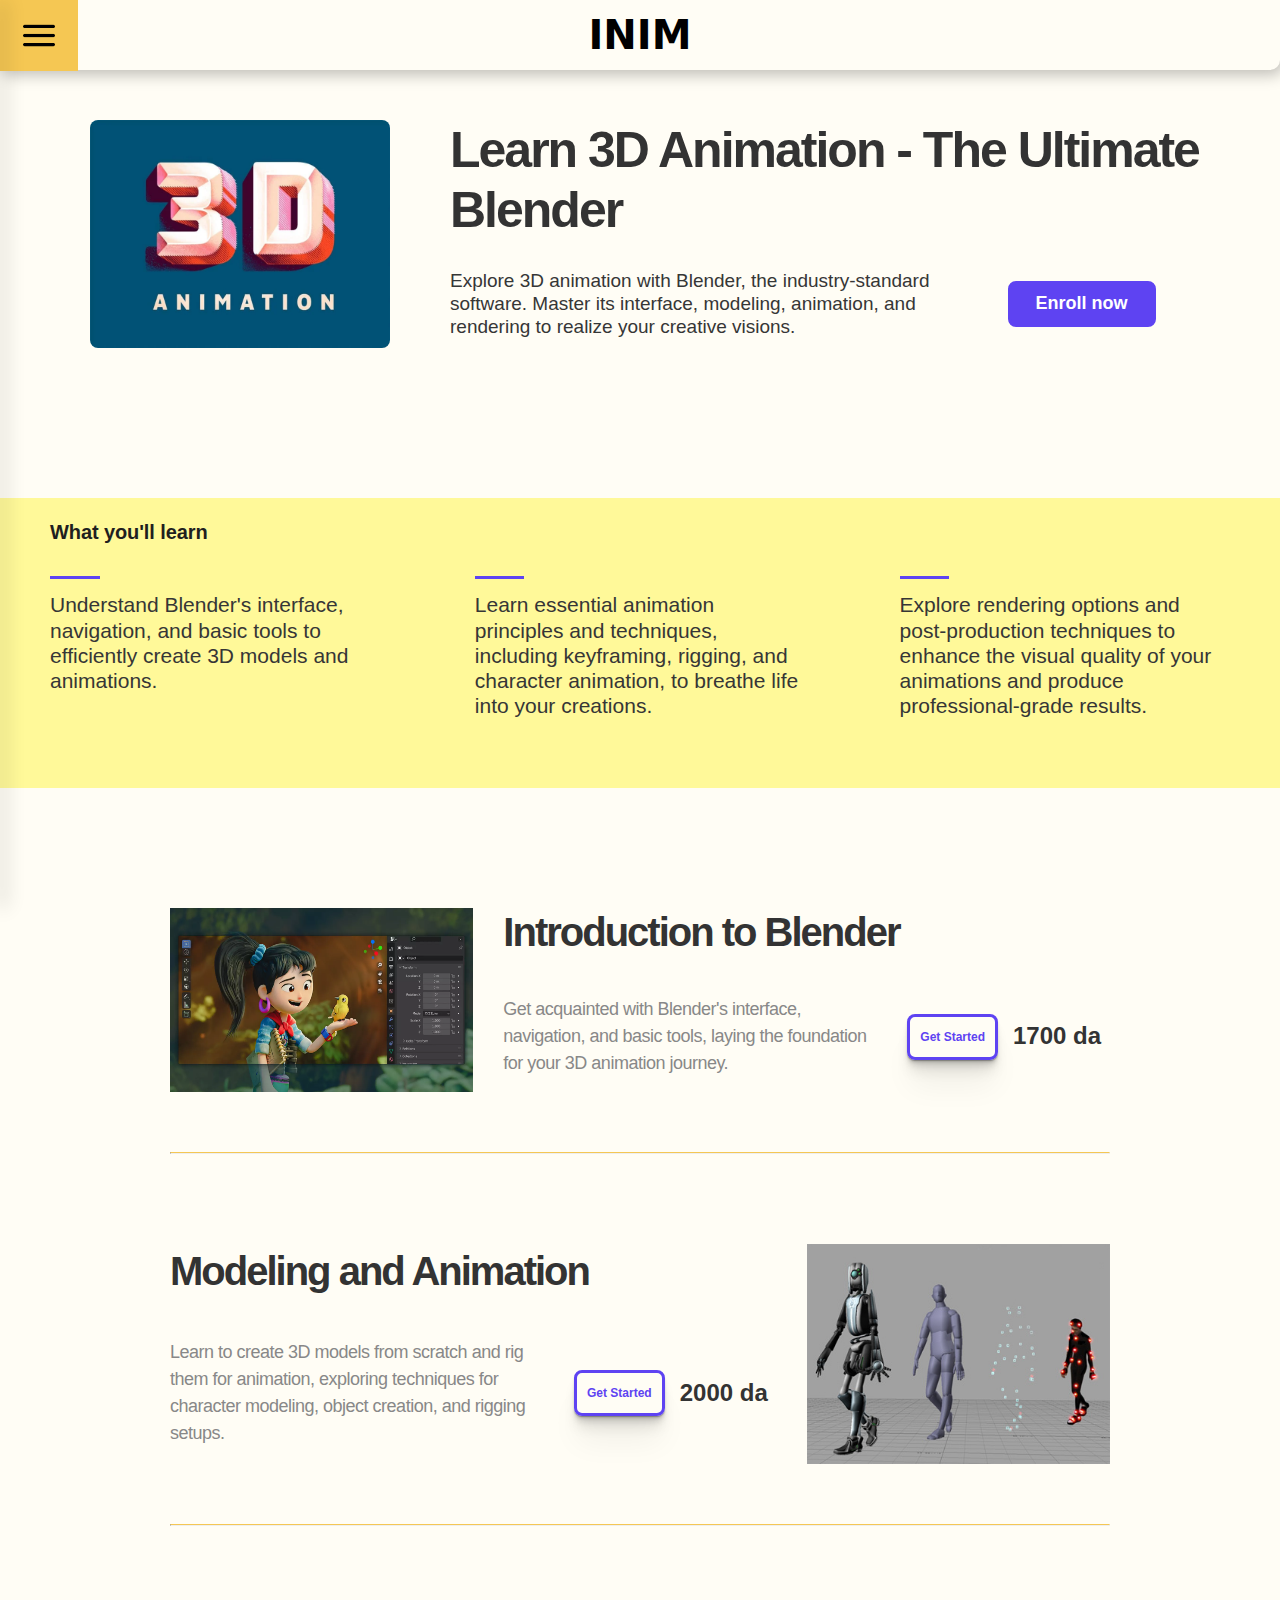
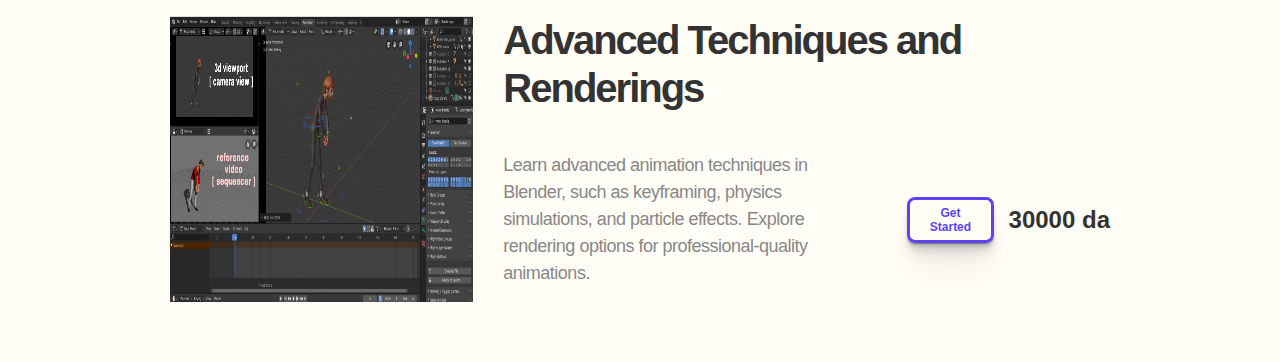
<file: 3Danim.html>
<!DOCTYPE html>
<html lang="fr">
  <head>
    <meta charset="UTF-8" />
    <meta name="viewport" content="width=device-width, initial-scale=1.0" />
    <title>Learn 3D Animation</title>
    <link rel="stylesheet" href="./css/home.css" />
    <link rel="stylesheet" href="./css/formation.css" />
    <link rel="stylesheet" href="./css/index.css" />
  </head>
  <body>
    <nav id="nav-container"></nav>
    <main>
      <header id="header-container"></header>
      <div class="course">
        <div class="course-container">
          <div class="course-hero">
            <div class="img-main">
              <img src="./lib/courses/3Danim/3d-hero.webp" alt="hero img" />
            </div>
            <div class="course-content">
              <h2>Learn 3D Animation - The Ultimate Blender</h2>
              <div class="text">
                <p>
                  Explore 3D animation with Blender, the industry-standard
                  software. Master its interface, modeling, animation, and
                  rendering to realize your creative visions.
                </p>
                <button class="btn">Enroll now</button>
              </div>
            </div>
          </div>
          <div class="content">
            <h4>What you'll learn</h4>
            <div>
              <div class="information">
                <div class="border"></div>
                <p>
                  Understand Blender's interface, navigation, and basic tools to
                  efficiently create 3D models and animations.
                </p>
              </div>
              <div class="information">
                <div class="border"></div>
                <p>
                  Learn essential animation principles and techniques, including
                  keyframing, rigging, and character animation, to breathe life
                  into your creations.
                </p>
              </div>
              <div class="information">
                <div class="border"></div>
                <p>
                  Explore rendering options and post-production techniques to
                  enhance the visual quality of your animations and produce
                  professional-grade results.
                </p>
              </div>
            </div>
          </div>
        </div>
        <section class="offers section-container">
          <div class="offer-container">
            <div class="img-container">
              <img src="./lib/courses/3Danim/3d-off1.webp" alt="" />
            </div>
            <div class="offer-content">
              <h2>Introduction to Blender</h2>
              <div>
                <p>
                  Get acquainted with Blender's interface, navigation, and basic
                  tools, laying the foundation for your 3D animation journey.
                </p>
                <div class="btn-container">
                  <button class="btn btn-outline">Get Started</button>
                  <span>1700 da</span>
                </div>
              </div>
            </div>
          </div>
          <hr />

          <div class="offer-container">
            <div class="offer-content">
              <h2>Modeling and Animation</h2>
              <div>
                <p>
                  Learn to create 3D models from scratch and rig them for
                  animation, exploring techniques for character modeling, object
                  creation, and rigging setups.
                </p>
                <div class="btn-container">
                  <button class="btn btn-outline">Get Started</button>
                  <span>2000 da</span>
                </div>
              </div>
            </div>
            <div class="img-container">
              <img src="./lib/courses/3Danim//3d-off2.png" alt="" />
            </div>
          </div>
          <hr />
          <div class="offer-container">
            <div class="img-container">
              <img src="./lib/courses/3Danim/3d-off3.jpeg" alt="" />
            </div>
            <div class="offer-content">
              <h2>Advanced Techniques and Renderings</h2>
              <div>
                <p>
                  Learn advanced animation techniques in Blender, such as
                  keyframing, physics simulations, and particle effects. Explore
                  rendering options for professional-quality animations.
                </p>
                <div class="btn-container">
                  <button class="btn btn-outline">Get Started</button>
                  <span>30000 da</span>
                </div>
              </div>
            </div>
          </div>
        </section>
      </div>
    </main>
    <script src="./js/fetchHeader.js"></script>
    <script src="./js/showHideSidebar.js"></script>
  </body>
</html>
</file>
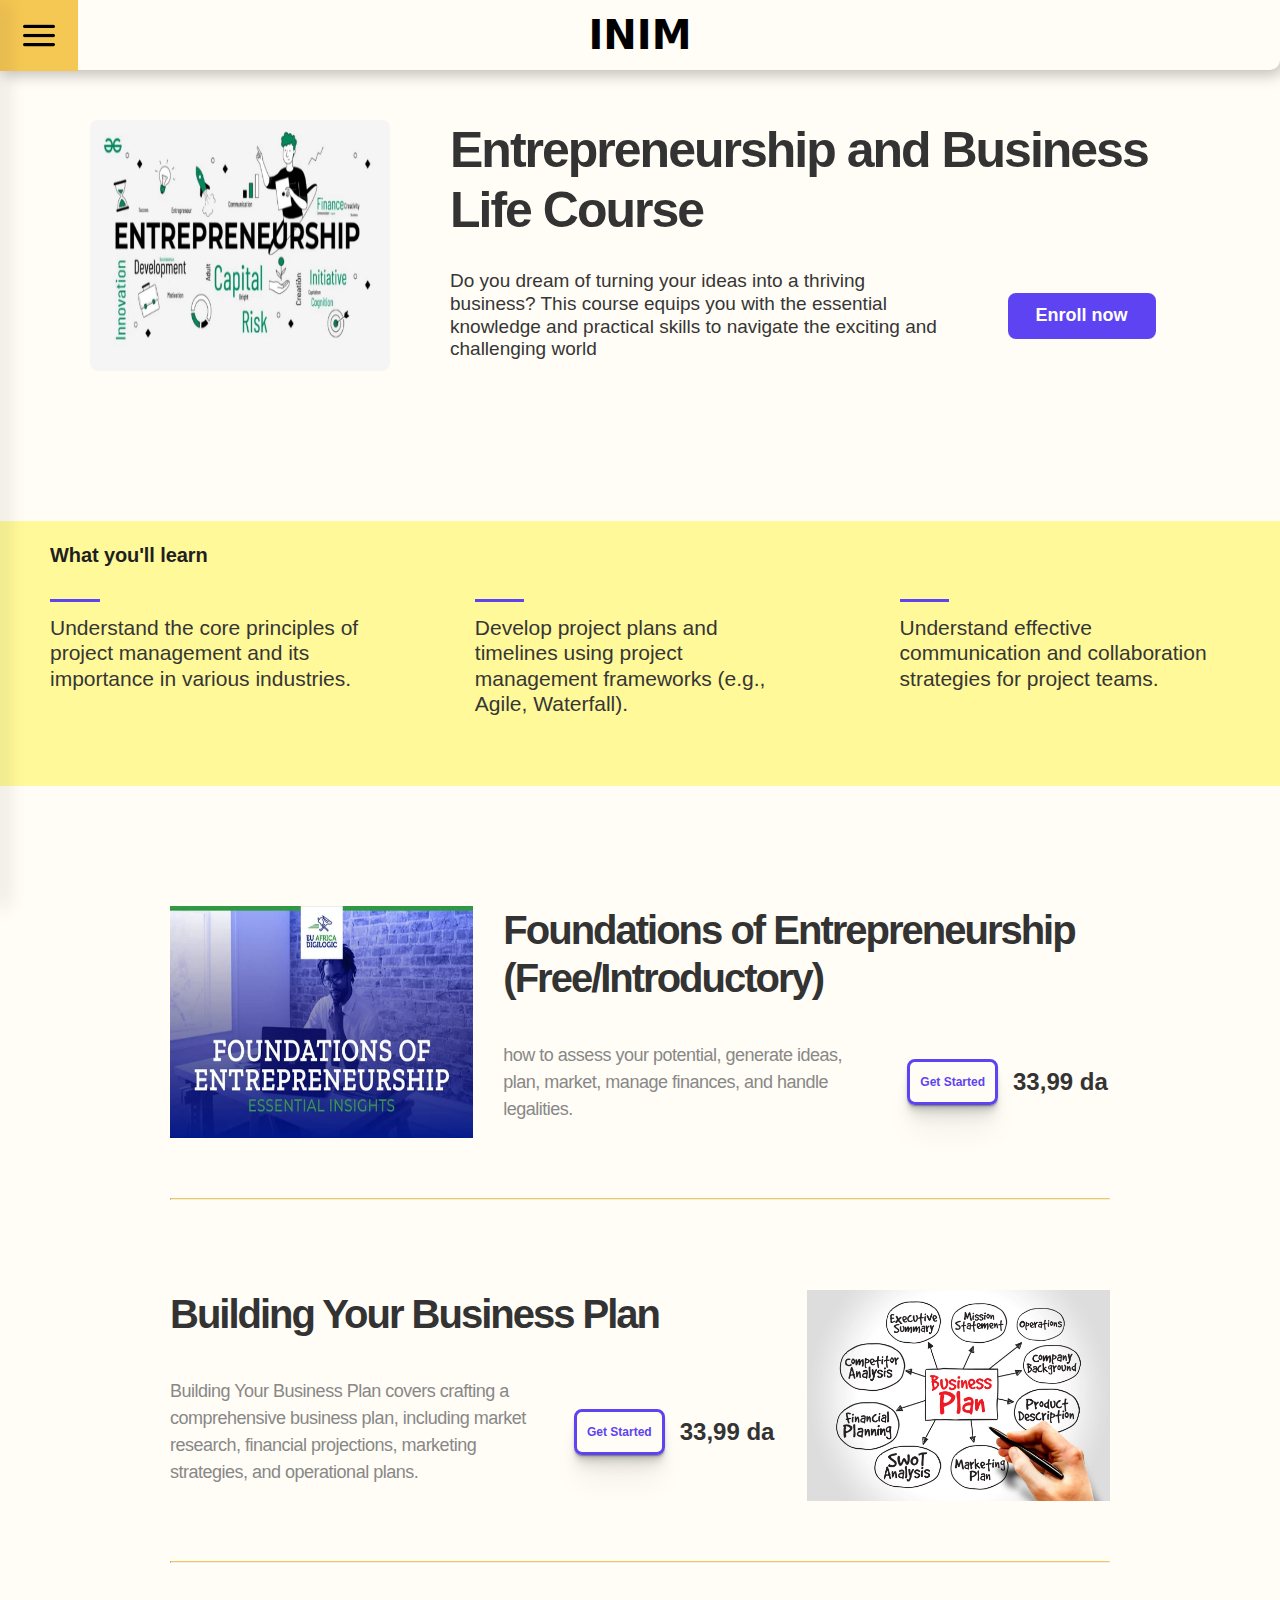
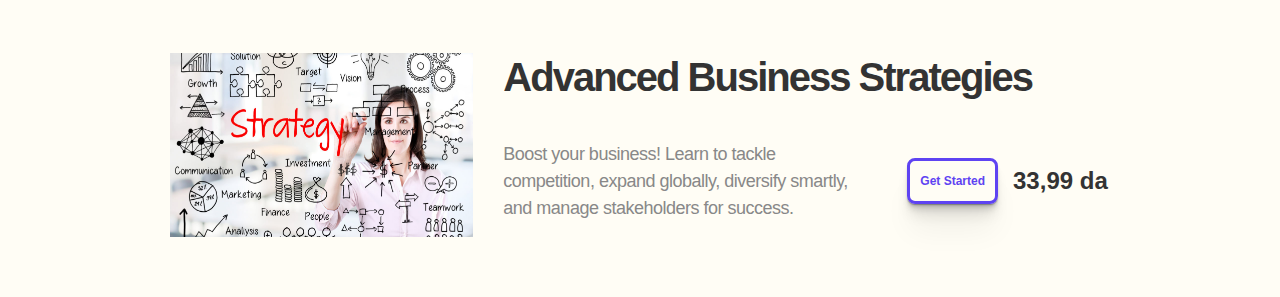
<file: Entrepreneurship.html>
<!DOCTYPE html>
<html lang="fr">
  <head>
    <meta charset="UTF-8" />
    <meta name="viewport" content="width=device-width, initial-scale=1.0" />
    <title>Entrepreneurship and Business details</title>
    <link rel="stylesheet" href="./css/home.css" />
    <link rel="stylesheet" href="./css/formation.css" />
    <link rel="stylesheet" href="./css/index.css" />
  </head>
  <body>
    <nav id="nav-container"></nav>
    <main>
      <header id="header-container"></header>
      <div class="course">
        <div class="course-container">
          <div class="course-hero">
            <div class="img-main">
              <img src="./lib/courses/entro/enrto-hero.jpg" alt="hero img" />
            </div>
            <div class="course-content">
              <h2>Entrepreneurship and Business Life Course</h2>
              <div class="text">
                <p>
                  Do you dream of turning your ideas into a thriving business?
                  This course equips you with the essential knowledge and
                  practical skills to navigate the exciting and challenging
                  world
                </p>
                <button class="btn">Enroll now</button>
              </div>
            </div>
          </div>
          <div class="content">
            <h4>What you'll learn</h4>
            <div>
              <div class="information">
                <div class="border"></div>
                <p>
                  Understand the core principles of project management and its
                  importance in various industries.
                </p>
              </div>
              <div class="information">
                <div class="border"></div>
                <p>
                  Develop project plans and timelines using project management
                  frameworks (e.g., Agile, Waterfall).
                </p>
              </div>
              <div class="information">
                <div class="border"></div>
                <p>
                  Understand effective communication and collaboration
                  strategies for project teams.
                </p>
              </div>
            </div>
          </div>
        </div>
        <section class="offers section-container">
          <div class="offer-container">
            <div class="img-container">
              <img src="./lib/courses/entro/entro-off1.webp" alt="" />
            </div>
            <div class="offer-content">
              <h2>Foundations of Entrepreneurship (Free/Introductory)</h2>
              <div>
                <p>
                  how to assess your potential, generate ideas, plan, market,
                  manage finances, and handle legalities.
                </p>
                <div class="btn-container">
                  <button class="btn btn-outline">Get Started</button>
                  <span>33,99 da</span>
                </div>
              </div>
            </div>
          </div>
          <hr />

          <div class="offer-container">
            <div class="offer-content">
              <h2>Building Your Business Plan</h2>
              <div>
                <p>
                  Building Your Business Plan covers crafting a comprehensive
                  business plan, including market research, financial
                  projections, marketing strategies, and operational plans.
                </p>
                <div class="btn-container">
                  <button class="btn btn-outline">Get Started</button>
                  <span>33,99 da</span>
                </div>
              </div>
            </div>
            <div class="img-container">
              <img src="./lib/courses/entro/entro-off2.jpg" alt="" />
            </div>
          </div>
          <hr />
          <div class="offer-container">
            <div class="img-container">
              <img src="./lib/courses/entro/entro-off3.jpeg" alt="" />
            </div>
            <div class="offer-content">
              <h2>Advanced Business Strategies</h2>
              <div>
                <p>
                  Boost your business! Learn to tackle competition, expand
                  globally, diversify smartly, and manage stakeholders for
                  success.
                </p>
                <div class="btn-container">
                  <button class="btn btn-outline">Get Started</button>
                  <span>33,99 da</span>
                </div>
              </div>
            </div>
          </div>
        </section>
      </div>
    </main>
    <script src="./js/fetchHeader.js"></script>
    <script src="./js/showHideSidebar.js"></script>
  </body>
</html>
</file>
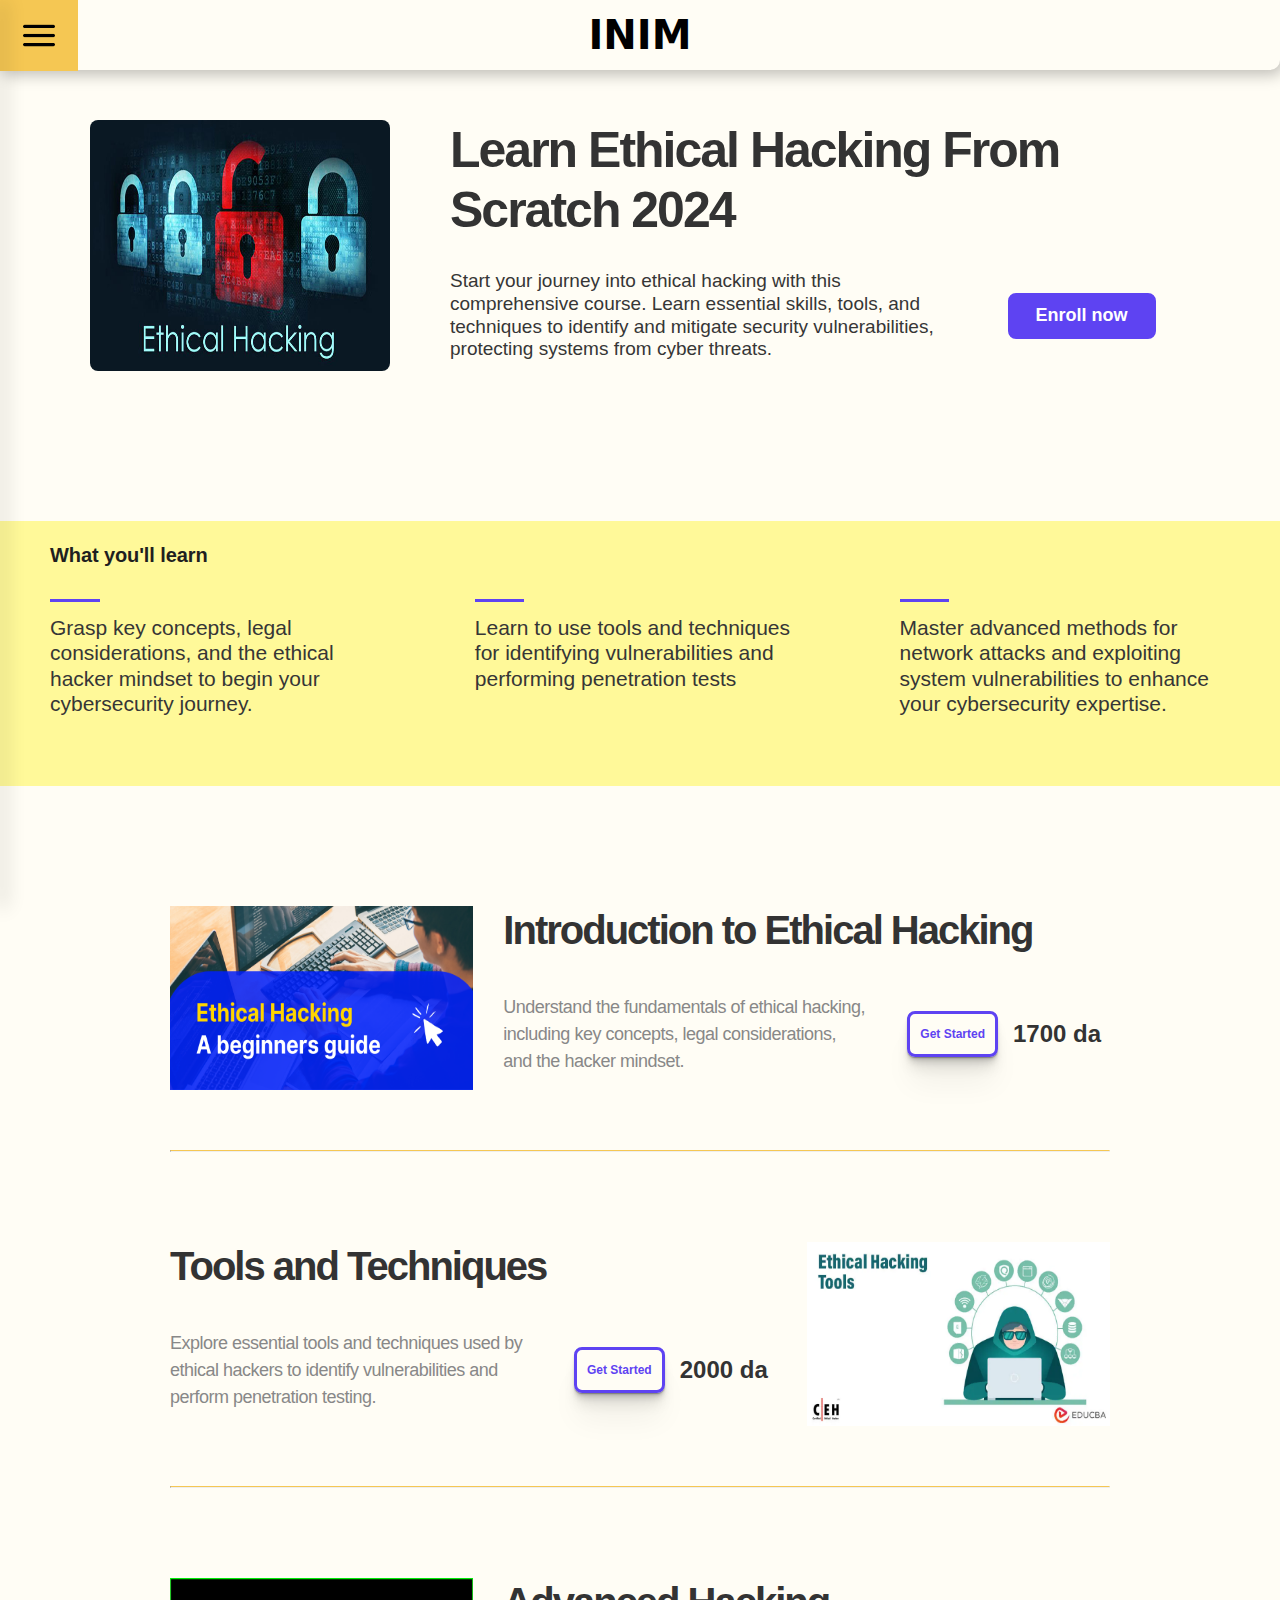
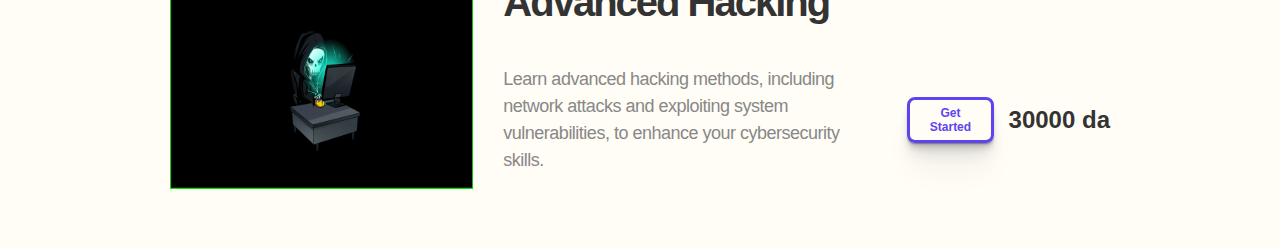
<file: hack.html>
<!DOCTYPE html>
<html lang="fr">
  <head>
    <meta charset="UTF-8" />
    <meta name="viewport" content="width=device-width, initial-scale=1.0" />
    <title>Learn Ethical Hacking</title>
    <link rel="stylesheet" href="./css/home.css" />
    <link rel="stylesheet" href="./css/formation.css" />
    <link rel="stylesheet" href="./css/index.css" />
  </head>
  <body>
    <nav id="nav-container"></nav>
    <main>
      <header id="header-container"></header>
      <div class="course">
        <div class="course-container">
          <div class="course-hero">
            <div class="img-main">
              <img src="./lib/courses/hack/hack-hero.jpg" alt="hero img" />
            </div>
            <div class="course-content">
              <h2>Learn Ethical Hacking From Scratch 2024</h2>
              <div class="text">
                <p>
                  Start your journey into ethical hacking with this
                  comprehensive course. Learn essential skills, tools, and
                  techniques to identify and mitigate security vulnerabilities,
                  protecting systems from cyber threats.
                </p>
                <button class="btn">Enroll now</button>
              </div>
            </div>
          </div>
          <div class="content">
            <h4>What you'll learn</h4>
            <div>
              <div class="information">
                <div class="border"></div>
                <p>
                  Grasp key concepts, legal considerations, and the ethical
                  hacker mindset to begin your cybersecurity journey.
                </p>
              </div>
              <div class="information">
                <div class="border"></div>
                <p>
                  Learn to use tools and techniques for identifying
                  vulnerabilities and performing penetration tests
                </p>
              </div>
              <div class="information">
                <div class="border"></div>
                <p>
                  Master advanced methods for network attacks and exploiting
                  system vulnerabilities to enhance your cybersecurity
                  expertise.
                </p>
              </div>
            </div>
          </div>
        </div>
        <section class="offers section-container">
          <div class="offer-container">
            <div class="img-container">
              <img src="./lib/courses/hack/hack-off1.webp" alt="sales-hero" />
            </div>
            <div class="offer-content">
              <h2>Introduction to Ethical Hacking</h2>
              <div>
                <p>
                  Understand the fundamentals of ethical hacking, including key
                  concepts, legal considerations, and the hacker mindset.
                </p>
                <div class="btn-container">
                  <button class="btn btn-outline">Get Started</button>
                  <span>1700 da</span>
                </div>
              </div>
            </div>
          </div>
          <hr />

          <div class="offer-container">
            <div class="offer-content">
              <h2>Tools and Techniques</h2>
              <div>
                <p>
                  Explore essential tools and techniques used by ethical hackers
                  to identify vulnerabilities and perform penetration testing.
                </p>
                <div class="btn-container">
                  <button class="btn btn-outline">Get Started</button>
                  <span>2000 da</span>
                </div>
              </div>
            </div>
            <div class="img-container">
              <img src="./lib/courses/hack/hack-off2.webp" alt="" />
            </div>
          </div>
          <hr />
          <div class="offer-container">
            <div class="img-container">
              <img src="./lib/courses/hack/hack-off4.jpg" alt="" />
            </div>
            <div class="offer-content">
              <h2>Advanced Hacking</h2>
              <div>
                <p>
                  Learn advanced hacking methods, including network attacks and
                  exploiting system vulnerabilities, to enhance your
                  cybersecurity skills.
                </p>
                <div class="btn-container">
                  <button class="btn btn-outline">Get Started</button>
                  <span>30000 da</span>
                </div>
              </div>
            </div>
          </div>
        </section>
      </div>
    </main>
    <script src="./js/fetchHeader.js"></script>
    <script src="./js/showHideSidebar.js"></script>
  </body>
</html>
</file>
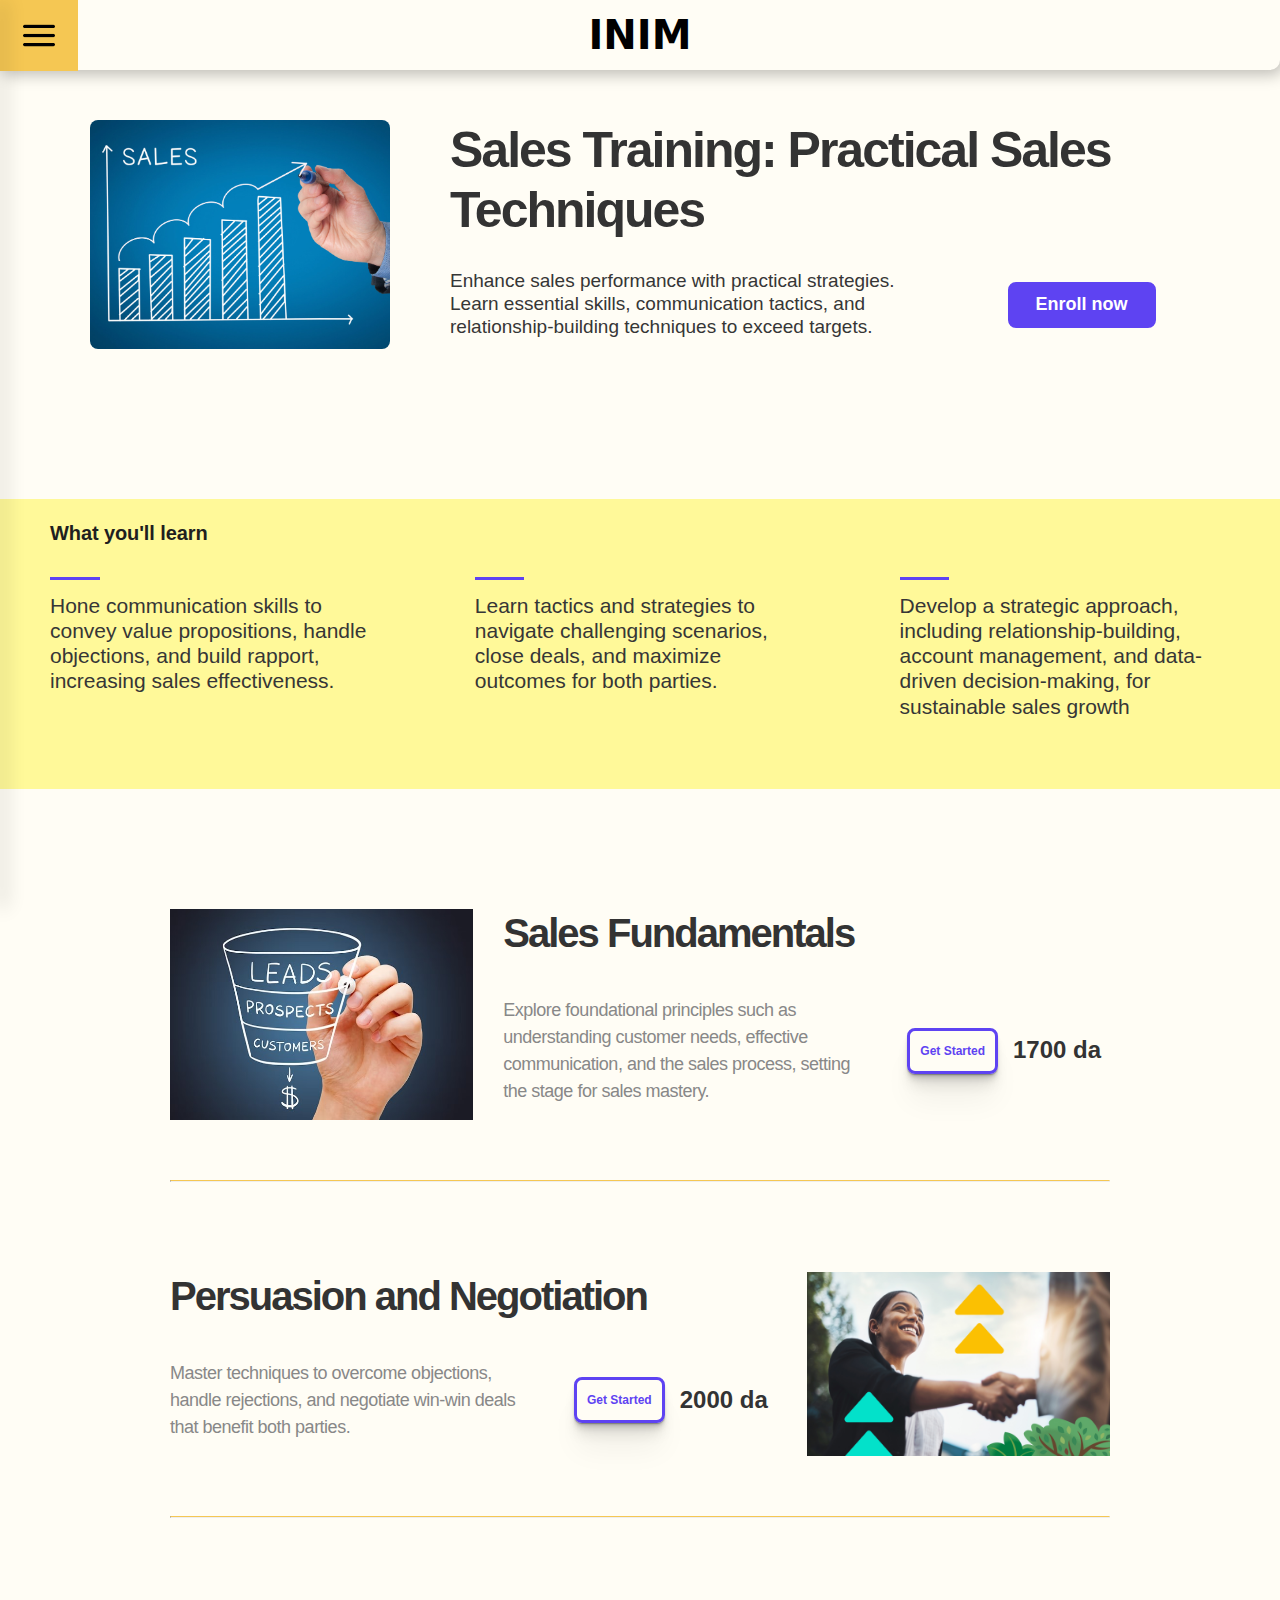
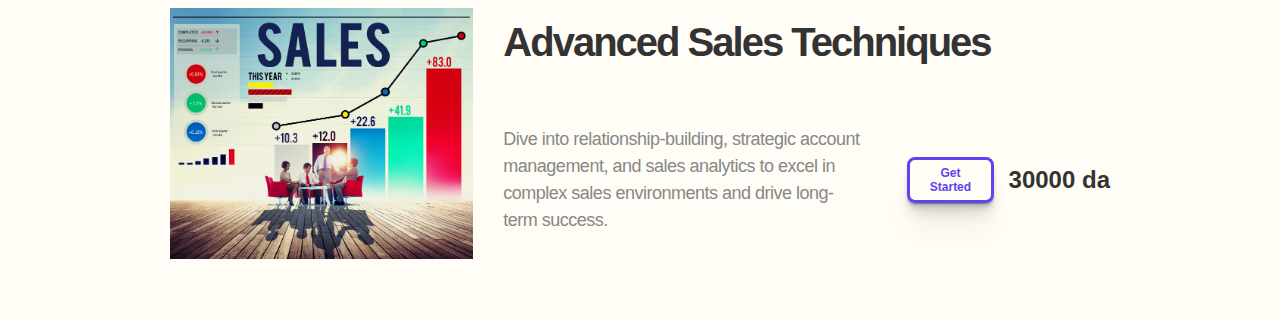
<file: Sales.html>
<!DOCTYPE html>
<html lang="fr">
  <head>
    <meta charset="UTF-8" />
    <meta name="viewport" content="width=device-width, initial-scale=1.0" />
    <title>Sales Training</title>
    <link rel="stylesheet" href="./css/home.css" />
    <link rel="stylesheet" href="./css/formation.css" />
    <link rel="stylesheet" href="./css/index.css" />
  </head>
  <body>
    <nav id="nav-container"></nav>
    <main>
      <header id="header-container"></header>
      <div class="course">
        <div class="course-container">
          <div class="course-hero">
            <div class="img-main">
              <img src="./lib/courses/sales/sales-hero.jpg" alt="hero img" />
            </div>
            <div class="course-content">
              <h2>Sales Training: Practical Sales Techniques</h2>
              <div class="text">
                <p>
                  Enhance sales performance with practical strategies. Learn
                  essential skills, communication tactics, and
                  relationship-building techniques to exceed targets.
                </p>
                <button class="btn">Enroll now</button>
              </div>
            </div>
          </div>
          <div class="content">
            <h4>What you'll learn</h4>
            <div>
              <div class="information">
                <div class="border"></div>
                <p>
                  Hone communication skills to convey value propositions, handle
                  objections, and build rapport, increasing sales effectiveness.
                </p>
              </div>
              <div class="information">
                <div class="border"></div>
                <p>
                  Learn tactics and strategies to navigate challenging
                  scenarios, close deals, and maximize outcomes for both
                  parties.
                </p>
              </div>
              <div class="information">
                <div class="border"></div>
                <p>
                  Develop a strategic approach, including relationship-building,
                  account management, and data-driven decision-making, for
                  sustainable sales growth
                </p>
              </div>
            </div>
          </div>
        </div>
        <section class="offers section-container">
          <div class="offer-container">
            <div class="img-container">
              <img src="./lib/courses/sales/sales-off1.jpg" alt="sales-hero" />
            </div>
            <div class="offer-content">
              <h2>Sales Fundamentals</h2>
              <div>
                <p>
                  Explore foundational principles such as understanding customer
                  needs, effective communication, and the sales process, setting
                  the stage for sales mastery.
                </p>
                <div class="btn-container">
                  <button class="btn btn-outline">Get Started</button>
                  <span>1700 da</span>
                </div>
              </div>
            </div>
          </div>
          <hr />

          <div class="offer-container">
            <div class="offer-content">
              <h2>Persuasion and Negotiation</h2>
              <div>
                <p>
                  Master techniques to overcome objections, handle rejections,
                  and negotiate win-win deals that benefit both parties.
                </p>
                <div class="btn-container">
                  <button class="btn btn-outline">Get Started</button>
                  <span>2000 da</span>
                </div>
              </div>
            </div>
            <div class="img-container">
              <img src="./lib/courses/sales/sales-off2.webp" alt="" />
            </div>
          </div>
          <hr />
          <div class="offer-container">
            <div class="img-container">
              <img src="./lib/courses/sales/sales-off3.jpg" alt="" />
            </div>
            <div class="offer-content">
              <h2>Advanced Sales Techniques</h2>
              <div>
                <p>
                  Dive into relationship-building, strategic account management,
                  and sales analytics to excel in complex sales environments and
                  drive long-term success.
                </p>
                <div class="btn-container">
                  <button class="btn btn-outline">Get Started</button>
                  <span>30000 da</span>
                </div>
              </div>
            </div>
          </div>
        </section>
      </div>
    </main>
    <script src="./js/fetchHeader.js"></script>
    <script src="./js/showHideSidebar.js"></script>
  </body>
</html>
</file>
<file: css/home.css>
@font-face {
  font-family: Montserrat;
  src: url(./lib/Montserrat/Montserrat-Bold.ttf);
  font-weight: 600;
}
* {
  margin: 0;
  font-family: "Poppins", sans-serif;
}
:root {
  --background: #fffdf5;
  --h3: #f5c753;
}
body {
  background-color: var(--background);
}
button {
  font-family: "Gill Sans", "Gill Sans MT", Calibri, "Trebuchet MS", sans-serif;
}

h3 {
  font-family: "Montserrat", sans-serif;
  color: #f5c753;
}
.header {
  background-color: var(--background);
  width: 100%;
  height: 70px;
  display: grid;
  justify-content: center;
  align-items: center;
  position: relative;
  box-shadow: 2px 3px 15px 2px rgba(0, 0, 0, 0.25);
  z-index: 10;
  border-radius: 0px 0px 10px 10px;
}
.header-h1 {
  color: #000000;
  font-family: system-ui, -apple-system, BlinkMacSystemFont, "Segoe UI", Roboto,
    Oxygen, Ubuntu, Cantarell, "Open Sans", "Helvetica Neue", sans-serif;
  font-size: 40px;
}
.header .profile-icon {
  width: 78px;
  height: 72px;
  display: flex;
  flex-direction: row;
  justify-content: center;
  align-items: center;
  background-color: #f5c753;
  align-content: center;
  position: absolute;
}
.header .profile-icon img {
  height: 29px;
  width: 34px;
}

/* ========================== */
/* =========-Hero-=========== */
/* ========================== */

.full-hero {
  display: flex;
  flex-direction: column;
  align-items: center;
  justify-content: center;
}
.hero {
  height: calc(100vh - 70px);
  display: grid;
  grid-template-columns: 1fr 1fr;
  flex-direction: row;
  justify-content: start;
  align-items: center;
  overflow: hidden;
}
.hero .hero-img {
  width: 100%;
  height: 100%;
  overflow: hidden;
  display: flex;
  justify-content: center;
  align-items: start;
}
.hero img {
  width: 80%;
}

.hero .hero-content {
  display: flex;
  flex-direction: column;
  align-items: start;
  justify-content: start;
  color: black;
  width: 100%;
  height: 100%;
  gap: 50px;
  border-radius: 8px;
  padding: 130px 0;
  padding-left: 120px;
  padding-right: 120px;
}
.hero .hero-content h1 {
  margin-top: 110px;
  width: 70%;
  white-space: pre-wrap;
  word-wrap: break-word;
  word-break: break-word;
  font-weight: 600;
  font-family: "Roboto Mono", monospace;
  color: #333333;
  font-size: 64px;
  letter-spacing: -2.4px;
  line-height: 1.2;
  text-align: left;
}

.hero .hero-content .desc {
  font-weight: 500;
  font-family: "Inter", "Inter Placeholder", sans-serif;
  color: #888888;
  font-size: 24px;
  letter-spacing: -0.5px;
  line-height: 1.5;
  text-align: left;
  padding-right: 100px;
  width: 70%;
}

.hero .hero-content .buttons {
  display: flex;
  flex-direction: row;
  justify-content: center;
  align-items: center;
  gap: 50px;
  margin-top: 40px;
}
.hero .hero-content .CTA-btn {
  width: auto;
  height: 46px;
  display: flex;
  flex-direction: row;
  justify-content: center;
  align-items: center;
  padding: 20px 18px 20px 18px;
  background-color: #000000;
  align-content: center;
  gap: 15;
  border-radius: 8px;
  font-weight: 700;
  font-family: "Inter", "Inter Placeholder", sans-serif;
  color: #ffffff;
  font-size: 18px;
  letter-spacing: 0em;
  line-height: 1.2;
  border: none;
}
.hero .hero-content .CTA-btn:hover {
  background-color: rgb(253, 142, 45);
  box-shadow: outset #222 2px 2px;
}
.full-hero .stats {
  display: flex;
  justify-content: space-around;
  align-items: center;
  width: 100%;

  height: 144px;
  display: flex;
  justify-content: space-around;
  align-items: center;
  box-shadow: 2px 3px 15px 2px rgba(0, 0, 0, 0.25);
  background-color: #fff999;
  align-content: center;
}
.full-hero .stats .stat {
  display: flex;
  flex-direction: column;
  justify-content: center;
  align-items: center;
  gap: 12;
}
.full-hero .stats .stat h2 {
  font-weight: 700;
  font-family: "Inter", "Inter Placeholder", sans-serif;
  color: #000000;
  font-size: 36px;
  line-height: 1.2;
}
.full-hero .stats .stat p {
  font-family: "Inter", sans-serif;
  color: #616060;
  font-size: 21px;
  line-height: 1.2;
}

/* ========================== */
/* =========-main-=========== */
/* ========================== */

.main-section {
  padding-right: 150px;
  padding-left: 150px;
  display: flex;
  justify-content: space-between;
  gap: 70px;
  max-width: 100%;
  height: 1050px;
  overflow: hidden;
  margin-top: 100px;
}

/* ========================== */
/* ======-formations-======== */
/* ========================== */

.main-section .formations {
  display: flex;
  flex-direction: column;
  gap: 70px;
  width: fit-content;
}
.main-section h3 {
  font-size: 36px;
  font-weight: 600;
  padding-left: 10px;
}
.main-section .formations .container {
  display: grid;
  grid-template-columns: 1fr 1fr;
  grid-template-rows: 1fr 1fr;
  gap: 50px;
}

.main-section .formations .container .formation {
  display: flex;
  flex-direction: column;
  height: fit-content;
  border-radius: 25px;
  box-shadow: rgba(0, 0, 0, 0.16) 0.120437px 0.602187px 2.82492px -1.08333px,
    rgba(0, 0, 0, 0.145) 0.457707px 2.28853px 10.7357px -2.16667px,
    rgba(0, 0, 0, 0.086) 2px 10px 46.911px -3.25px;
  overflow: hidden;
  width: 320px;
}
.main-section .formations .container .formation .image {
  height: 263px;
  overflow: hidden;
}
.main-section .formations .container .formation .image img {
  height: 100%;
}
.main-section .formations .container .formation .formation-info {
  display: flex;
  flex-direction: column;
  justify-content: center;
  align-items: flex-start;
  padding: 20px 30px;
  align-content: flex-start;
  gap: 10px;
}
.main-section .formation .formation-info .price {
  display: flex;
  align-items: center;
  justify-content: space-between;
  gap: 15px;
  width: 100%;
}
.main-section .formation .formation-info .price span {
  font-weight: 500;
  font-family: "Roboto", "Roboto Placeholder", sans-serif;
  color: #5465fd;
  font-size: 11px;
  display: flex;
  justify-content: center;
  align-items: center;
  padding: 6px 10px 6px 10px;
  background-color: rgba(235, 238, 255, 0.84);
  border-radius: 4px;
}
.main-section .formation .formation-info h4 {
  font-size: 22px;

  font-weight: 500;
  font-family: "Poppins", sans-serif;
  color: var(--token-b9c3c957-2c66-49c4-9732-fa196fddac20, #001122);
  font-size: 19px;
  letter-spacing: -0.5px;
  text-align: left;
}
.main-section .formation .formation-info .btns {
  width: 100%;
  display: flex;
  align-items: center;
  justify-content: space-between;
}
.main-section .formation .formation-info .btns div {
  display: flex;
  justify-content: start;
  gap: 3px;
  align-items: center;
}
.main-section .formation .formation-info .btns div p {
  font-weight: 700;
  font-family: "Inter", "Inter Placeholder", sans-serif;
  color: #ffc107;
  font-size: 14px;
  text-align: left;
}
.main-section .formation .formation-info .btns div img {
  width: 17px;
  height: 15px;
}
.start-btn {
  font-weight: 600;
  font-family: "Inter", "Inter Placeholder", sans-serif;
  color: #5e43f2;
  font-size: 13px;
  line-height: 1.2;
  text-align: center;
  border: none;
  background-color: transparent;
}
.start-btn:hover {
  color: #f2f2f2;
  background-color: var(--orange);
}

/* ========================== */
/* =======-promotion-======== */
/* ========================== */

.main-section .promotions {
  display: flex;
  flex-direction: column;
  gap: 80px;
  width: 100%;
  padding-left: 80px;
  overflow: hidden;
}
.main-section .cont {
  height: 70%;
  overflow: hidden;
  user-select: none;
  display: flex;
  flex-direction: column;
  position: relative;
}
.main-section .cont::after,
.main-section .cont::before {
  background: linear-gradient(
    to bottom,
    rgba(255, 255, 255, 0.5),
    rgba(255, 255, 255, 0)
  );
  content: "";
  width: 100%;
  height: 10%;
  position: absolute;
  z-index: 2;
}
.main-section .cont::before {
  top: 0;
  left: 0;
}
.main-section .cont::after {
  bottom: 0;
  left: 0;
  transform: rotateZ(180deg);
}
.main-section .promotions .container {
  display: flex;
  flex-direction: column;
  gap: 80px;
  animation: scroll 20s linear infinite;
}
@keyframes scroll {
  to {
    transform: translateY(calc(-100% - 80px));
  }
}

.main-section .promotions .promotion {
  box-sizing: border-box;
  height: 183px;
  width: 317px;
  display: flex;
  flex-direction: column;
  justify-content: space-between;
  align-items: start;
  box-shadow: 2px 10px 15px 3px rgba(107, 215, 245, 0.25);
  align-content: center;
  gap: 42;
  border-radius: 10px;
  border: 7px solid #88dff7;
  padding: 15px;
}

.main-section .promotions .promotion span {
  font-weight: 800;
  color: #ffffff;
  font-size: 44px;
  line-height: 1.2;
  font-family: sans-serif;
  padding: 10px;
  background-color: #88dff7;
  border-radius: 16px;
}
.main-section .promotions .promotion h5 {
  font-weight: 500;
  font-size: 19px;
  line-height: 1.4;
  text-align: left;
  width: 100%;
  font-family: "Inter", "Inter Placeholder", sans-serif;
  color: #54524f;
}

/* ========================== */
/* =======-comments-========= */
/* ========================== */

.comments-section {
  display: grid;
  grid-template-columns: 1fr 1fr;
  align-items: start;
  justify-content: center;
  padding: 100px 150px;
  gap: 50px;
}
.comments-section .comForm {
  min-width: 400px;
  width: 100%;
  position: sticky;
  top: 50px;
}
.comments-section h3 {
  font-size: 42px;
  font-weight: 600;
}
.comments-section form {
  display: flex;
  flex-direction: column;
  align-items: center;
  gap: 0px;
  margin-top: 50px;
}
.full {
  width: 100%;
  padding: 11px;
}
.comments-section input,
textarea {
  border: none;
  outline: none;
  width: 96%;
  display: flex;
  justify-content: flex-start;
  align-items: center;
  padding: 8px;
  background-color: rgba(153, 238, 255, 0);
  border-radius: 4px;
  border: 2px solid #000000;
}
.comments-section .send-btn {
  border-radius: 10px;
  color: #fff;
  font-size: 16px;
  font-weight: 600;
  font-family: "Gill Sans", "Gill Sans MT", Calibri, "Trebuchet MS", sans-serif;

  width: 100%;
  height: 47px;
  display: flex;
  justify-content: center;
  align-items: center;
  background-color: #f5c753;
  overflow: hidden;
  padding: 0px;
  border: none;
}
textarea {
  min-height: 180px;
}

/* =================================== */

.comments-place {
  display: flex;
  flex-direction: column;

  padding: 0 50px 0 0;
  height: 100%;
}
#comments-area {
  display: flex;
  flex-direction: column;
  margin-top: 50px;
}
#comments-area .comment {
  display: flex;
  flex-direction: column;
  justify-content: start;
  align-items: start;
  border-bottom: 2px solid #222;
  padding: 10px;
  gap: 8px;
  padding-bottom: 15px;
  margin-top: 30px;
}
#comments-area .comment-head img {
  width: 40px;
}
#comments-area .comment .comment-head {
  display: flex;
  flex-direction: row;
  align-items: center;
  justify-content: start;
  gap: 20px;
  width: 100%;
}

#comments-area .comment p {
  padding-left: 50px;

  font-weight: 400;
  font-family: "system-ui", "-apple-system", "BlinkMacSystemFont", "Segoe UI",
    "Roboto", "Oxygen", "Ubuntu", "Cantarell", "Fira Sans", "Droid Sans",
    "Helvetica Neue", sans-serif, "System Default", sans-serif;
  color: #171717;
  font-size: 18px;
}

/* ========================== */
/* ========-navbar-========== */
/* ========================== */

#nav-container {
  position: fixed;
  z-index: 999999;
  overflow: hidden;
  width: 0;
  height: 100%;
  transition: smooth;
  box-shadow: rgba(0, 0, 0, 0.16) 2px 4px 19px 4px,
    rgba(0, 0, 0, 0.145) 0px 0px 15px -2.16667px,
    rgba(0, 0, 0, 0.086) 2px 10px 46.911px -3.25px;
}
.side-bar {
  background-color: #ffffff;
  width: 100%;
  position: absolute;
}

.side-bar .toggle-btn {
  position: absolute;
  top: 10px;
  right: 5px;
  border: none;
  background-color: transparent;
}
.side-bar .toggle-btn img {
  width: 35px;
}
.side-bar .sidebar-content {
  display: flex;
  flex-direction: column;
  justify-content: space-around;
  align-items: center;
  height: 100vh;
  z-index: 999999;
}
.personel-info .profile-image {
  display: flex;
  align-items: center;
  justify-content: center;
  border-radius: 50%;
  height: 100px;
  width: 100px;
  overflow: hidden;
}
.personel-info .profile-image h3 {
  color: var(--orange);
}
.personel-info .profile-image img {
  width: 100px;
  height: 100px;
}
.personel-info .info {
  margin-top: 100px;
  display: flex;
  flex-direction: column;
  gap: 10px;
  align-items: start;
}
.personel-info .info div {
  display: flex;
  align-items: center;
  gap: 10px;
  margin-top: 10px;
}
.personel-info .info div img {
  width: 25px;
  height: 25px;
}

.links {
  width: 100%;
  padding: 10px;
}

.links .links-content {
  display: flex;
  flex-direction: column;
  gap: 10px;
}
.links .links-content p {
  border-bottom: 1px solid var(--orange);
  padding: 5px;
  padding-left: 20px;
  text-decoration: none;
}

a {
  text-decoration: none;
  color: #333;
}
</file>
<file: css/formation.css>
* {
  margin: 0;
}

@font-face {
  font-family: Montserrat;
  src: url(./lib/Montserrat/Montserrat-Bold.ttf);
  font-weight: 600;
}

/* ========================== */
/* ========-global-========== */
/* ========================== */
.section-container {
  padding: 0px 170px;
}
.btn {
  height: 46px;
  display: flex;
  flex-direction: row;
  justify-content: center;
  align-items: center;
  padding: 20px 25px 20px 25px;
  background-color: #5e43f2;
  gap: 15;
  border: none;
  color: white;
  border-radius: 8px;
  font-size: 18px;
  letter-spacing: 0em;
  line-height: 1.2;
  text-align: center;
  font-weight: 700;
  font-style: normal;
  border: 3px solid #5e43f2;
}

.btn:hover {
  color: #5e43f2;
  /* border: 3px solid #ff8a08; */
  transition: all 0.2s ease;
  background-color: rgba(33, 33, 33, 0);
}
.btn-outline {
  box-shadow: 0px 0.7065919983928324px 0.7065919983928324px -0.625px rgba(0, 0, 0, 0.15),
    0px 1.8065619053231785px 1.8065619053231785px -1.25px rgba(0, 0, 0, 0.14398),
    0px 3.6217592146567767px 3.6217592146567767px -1.875px rgba(0, 0, 0, 0.13793),
    0px 6.8655999097303715px 6.8655999097303715px -2.5px rgba(0, 0, 0, 0.12711),
    0px 13.646761411524492px 13.646761411524492px -3.125px rgba(0, 0, 0, 0.10451),
    0px 30px 30px -3.75px rgba(0, 0, 0, 0.05);
  background-color: rgba(33, 33, 33, 0);
  color: #5e43f2;
  /* gap: 10; */
  /* border-radius: 8px; */
  border: 3px solid #5e43f2;
  padding: 10px;

  font-size: 12px;
}
.btn-outline:hover {
  color: white;
  border: none;
  transition: all 0.2s ease;
  background-color: #5e43f2;
  border: 3px solid #5e43f2;
}

/* ========================== */
/* ========-courses-========== */
/* ========================== */

.course .course-hero {
  display: flex;
  /* gap: 55px; */
  padding: 50px 80px;
  position: relative;
}
.course .course-content {
  padding-left: 50px;
}
.course .img-main {
  width: 40%;
  padding: 0px 10px;
}

.course .img-main img {
  width: 100%;
  height: 100%;
  border-radius: 8px;
}
.course .text {
  display: flex;
  /* justify-content: space-between; */
  gap: 70px;
  align-items: center;
  padding-bottom: 10px;
}
.course .course-content {
  width: 100%;
  display: flex;
  flex-direction: column;
  justify-content: space-around;
}
.course .text p {
  max-width: 65%;
  font-weight: 300;
  font-style: normal;
  color: #363636;
  font-size: 19px;
  letter-spacing: 0em;
  line-height: 1.2;
}
.course .course-hero h2 {
  font-weight: 700;
  font-style: normal;
  color: #333333;
  font-size: 50px;
  letter-spacing: -2px;
  line-height: 1.2;
  text-align: left;
  margin-bottom: 30px;
}
/* ========================== */
/* ========-content-========== */
/* ========================== */

.course .content {
  background-color: #fff999;
  margin-top: 100px;
  padding: 20px 50px;
}
.course .content h4 {
  white-space: pre;
  font-weight: 600;
  font-style: normal;
  color: #1f1f1f;
  font-size: 20px;
  letter-spacing: -0.1px;
  line-height: 28px;
}
.course .content > div {
  display: flex;
  /* gap: px; */
  justify-content: space-between;
  margin-top: 30px;
  padding-bottom: 50px;
}
.course .content .information {
  width: fit-content;
  max-width: 28%;
}
.course .content .information p {
  font-style: normal;
  padding-top: 13px;
  color: #363636;
  font-size: 21px;
  letter-spacing: 0em;
  line-height: 1.2;
}
.course .content .information .border {
  width: 15%;
  height: 3px;
  background-color: #5e43f2;
}

/* ========================== */
/* ========-offers-========== */
/* ========================== */

.offers {
  padding-top: 30px;
}
.offer-container {
  display: flex;
  position: relative;
  padding: 30px 0px;
  gap: 30px;
  margin-top: 60px;
  margin-bottom: 30px;
}

.offer-container .img-container {
  /* overflow: hidden; */
  width: 50%;

  /* width: 41%; normal screnn */
  /* width: 31%; ayoub screen; */
}
.offer-container .img-container img {
  height: 100%;
  width: 100%;
}

.offer-container h2 {
  white-space: pre-wrap;
  word-wrap: break-word;
  word-break: break-word;
  overflow: visible;
  font-weight: 700;
  font-style: normal;
  font-family: "Inter", "Inter Placeholder", sans-serif;
  color: #333333;
  font-size: 40px;
  letter-spacing: -2px;
  line-height: 1.2;
  text-align: left;
  /* position: absolute; */
}
.offer-container p {
  font-weight: 500;
  font-style: normal;
  max-width: 60%;
  color: #888888;
  font-size: 18px;
  letter-spacing: -0.5px;
  line-height: 1.5;
}
.offer-content {
  /* padding-left: 30px; */
  width: 100%;
  display: flex;
  flex-direction: column;
  justify-content: space-around;
}
.offer-content > div {
  display: flex;
  /* justify-content: space-between; */
  margin-top: 40px;
  align-items: center;
  gap: 40px;
  padding-bottom: 15px;
}
.offers hr {
  border-top: solid 1px #f5c753;
}
.offer-container .btn-container {
  display: flex;
  justify-content: space-between;
  gap: 15px;
  align-items: center;
}
.offer-content .btn-container span {
  white-space: pre;
  font-weight: 700;
  font-style: normal;
  color: #333333;
  font-size: 24px;
  letter-spacing: 0em;
  line-height: 1.2;
  text-align: center;
}
</file>
<file: css/index.css>
/* style.css */
body {
  font-family: Arial, sans-serif;
  margin: 0;
  padding: 0;
  display: flex;
}

a {
  text-decoration: none;
}
.logo img {
  height: 50px;
}

h1 {
  margin: 0;
}

main {
  width: 100%;
}

.toggle {
  width: 20px;
}
</file>
